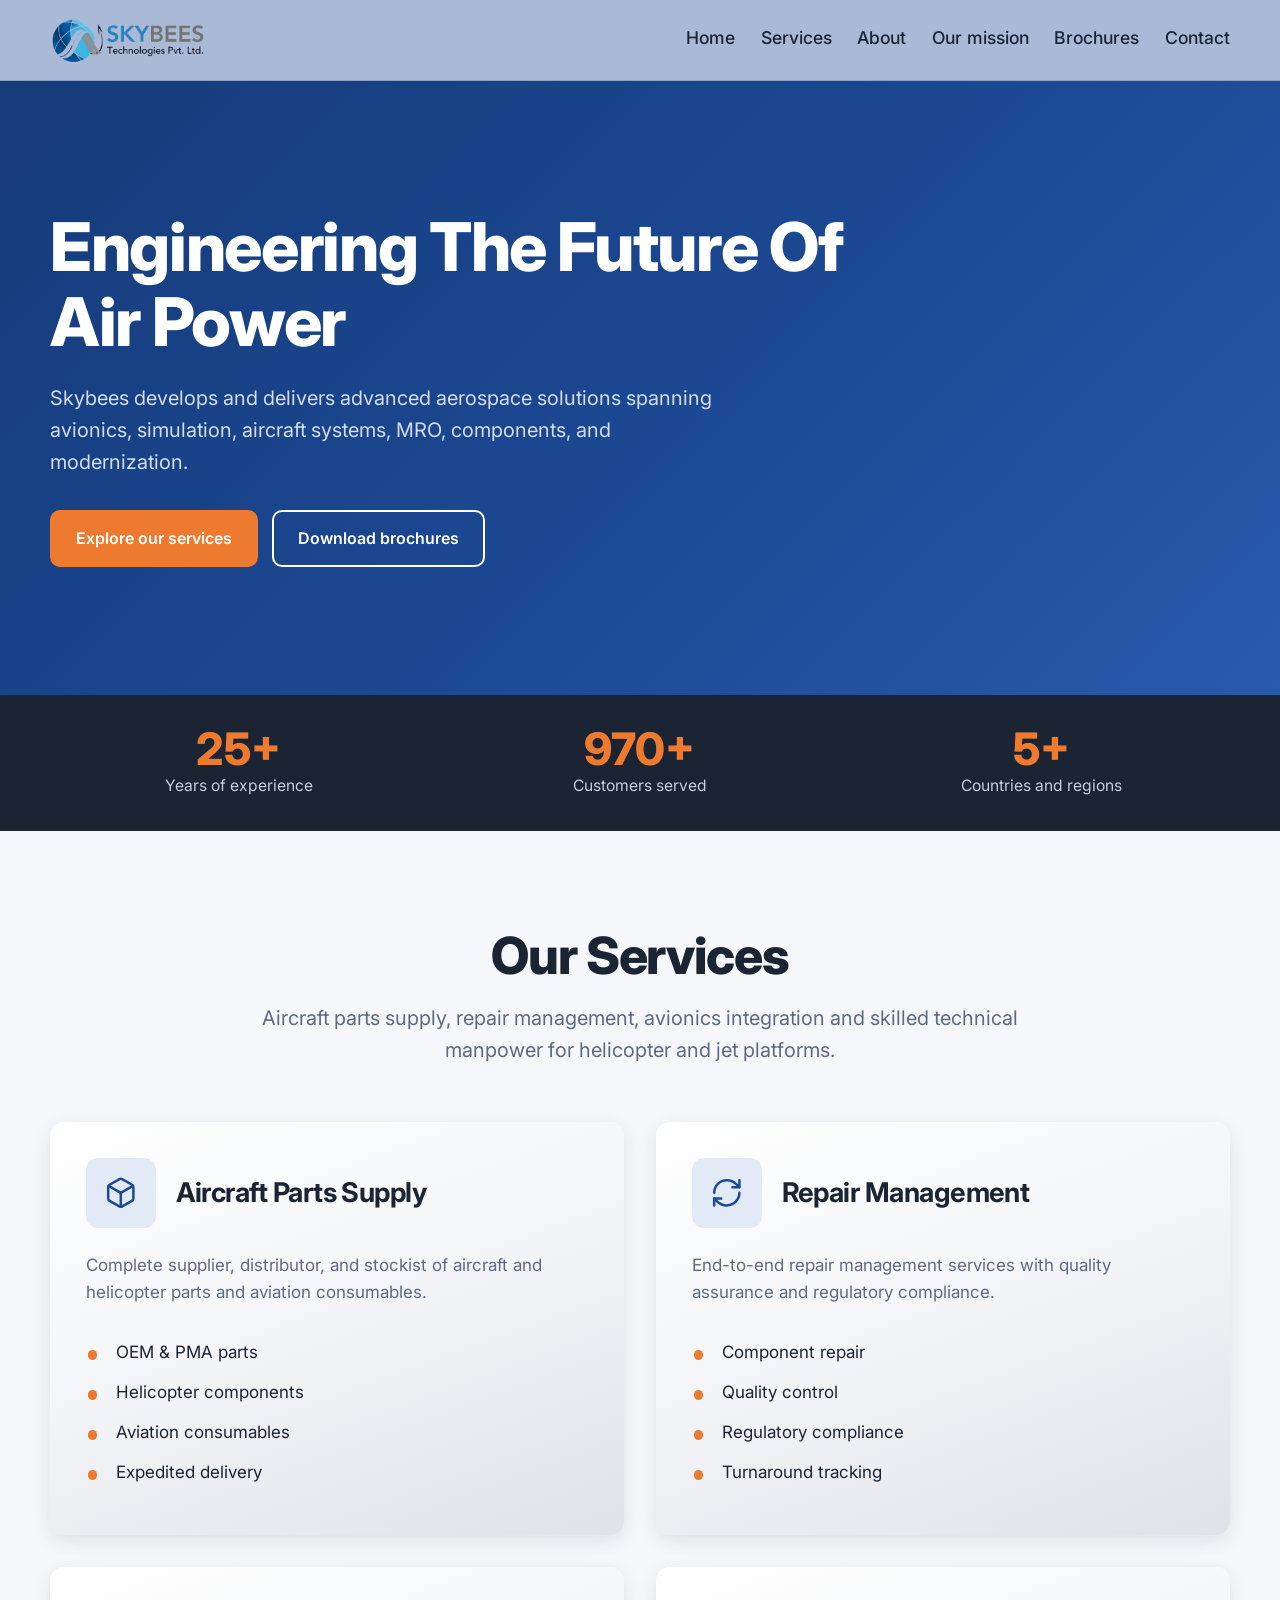
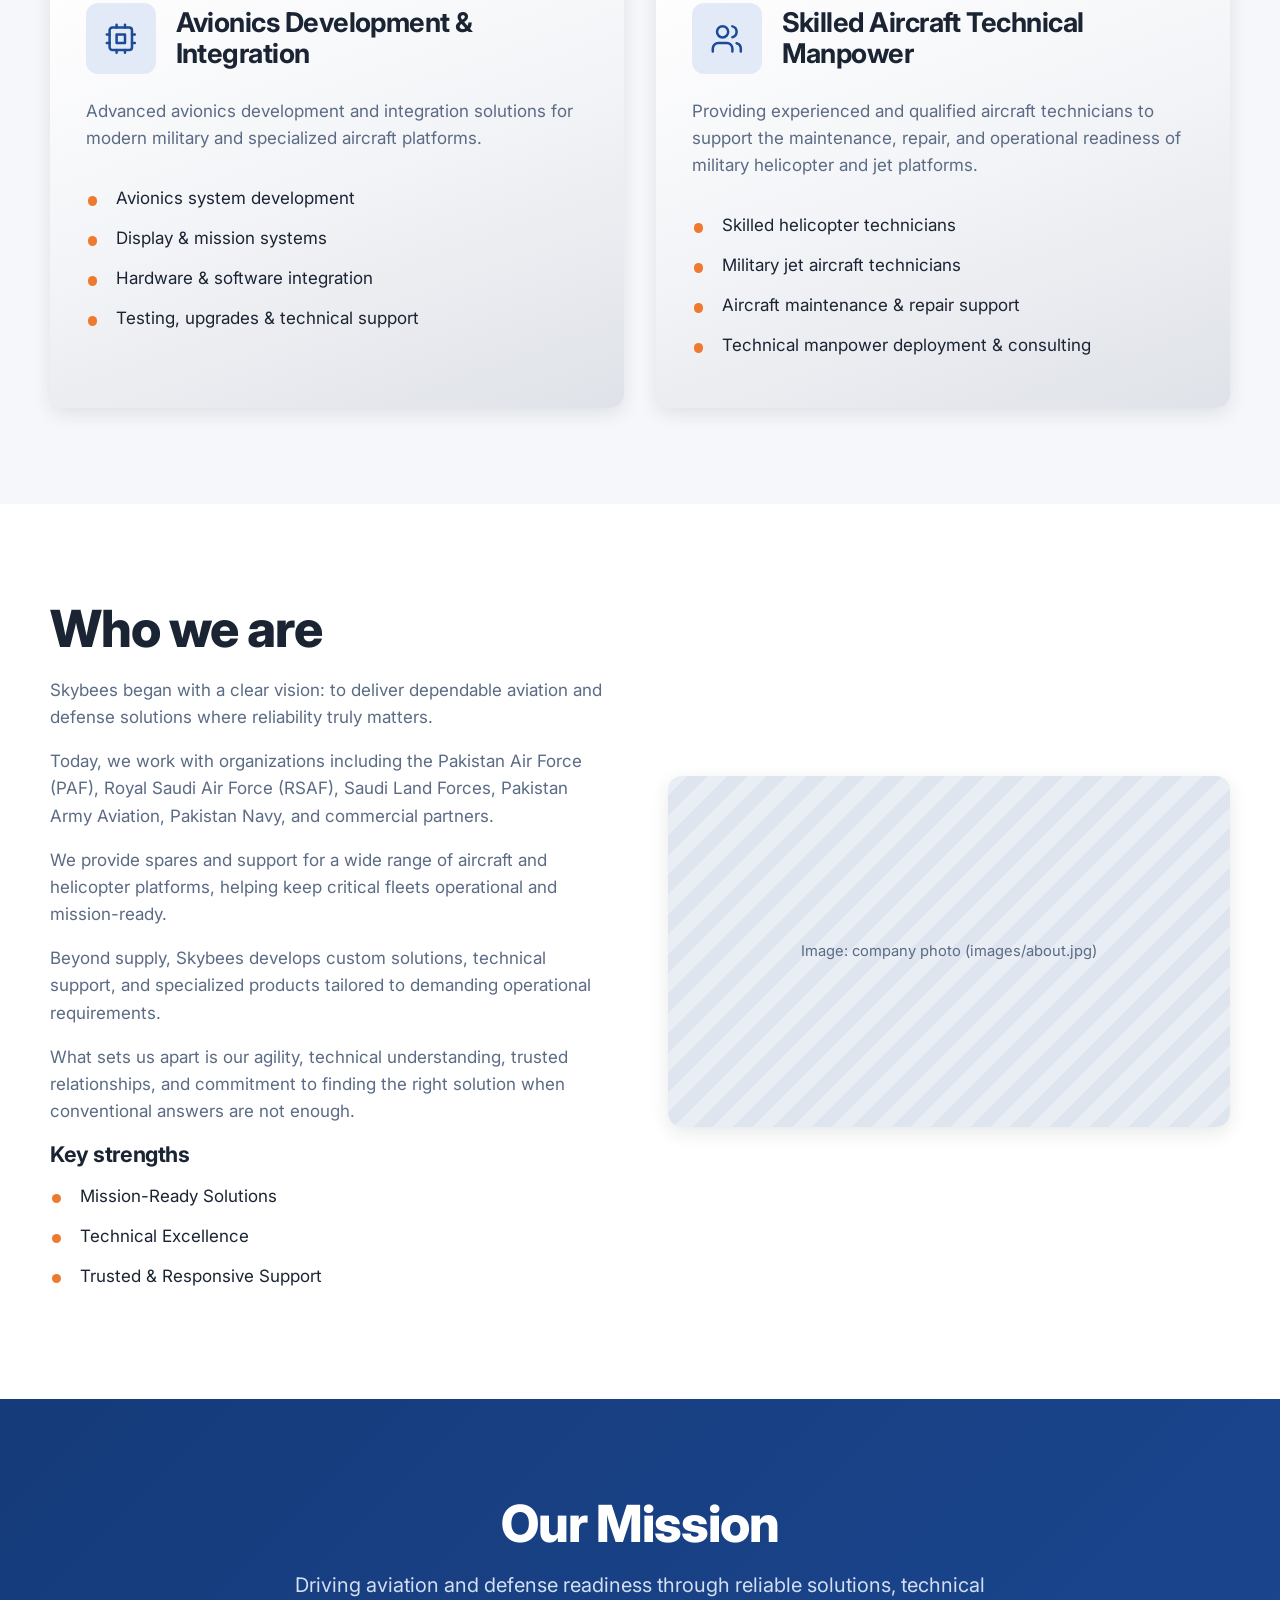
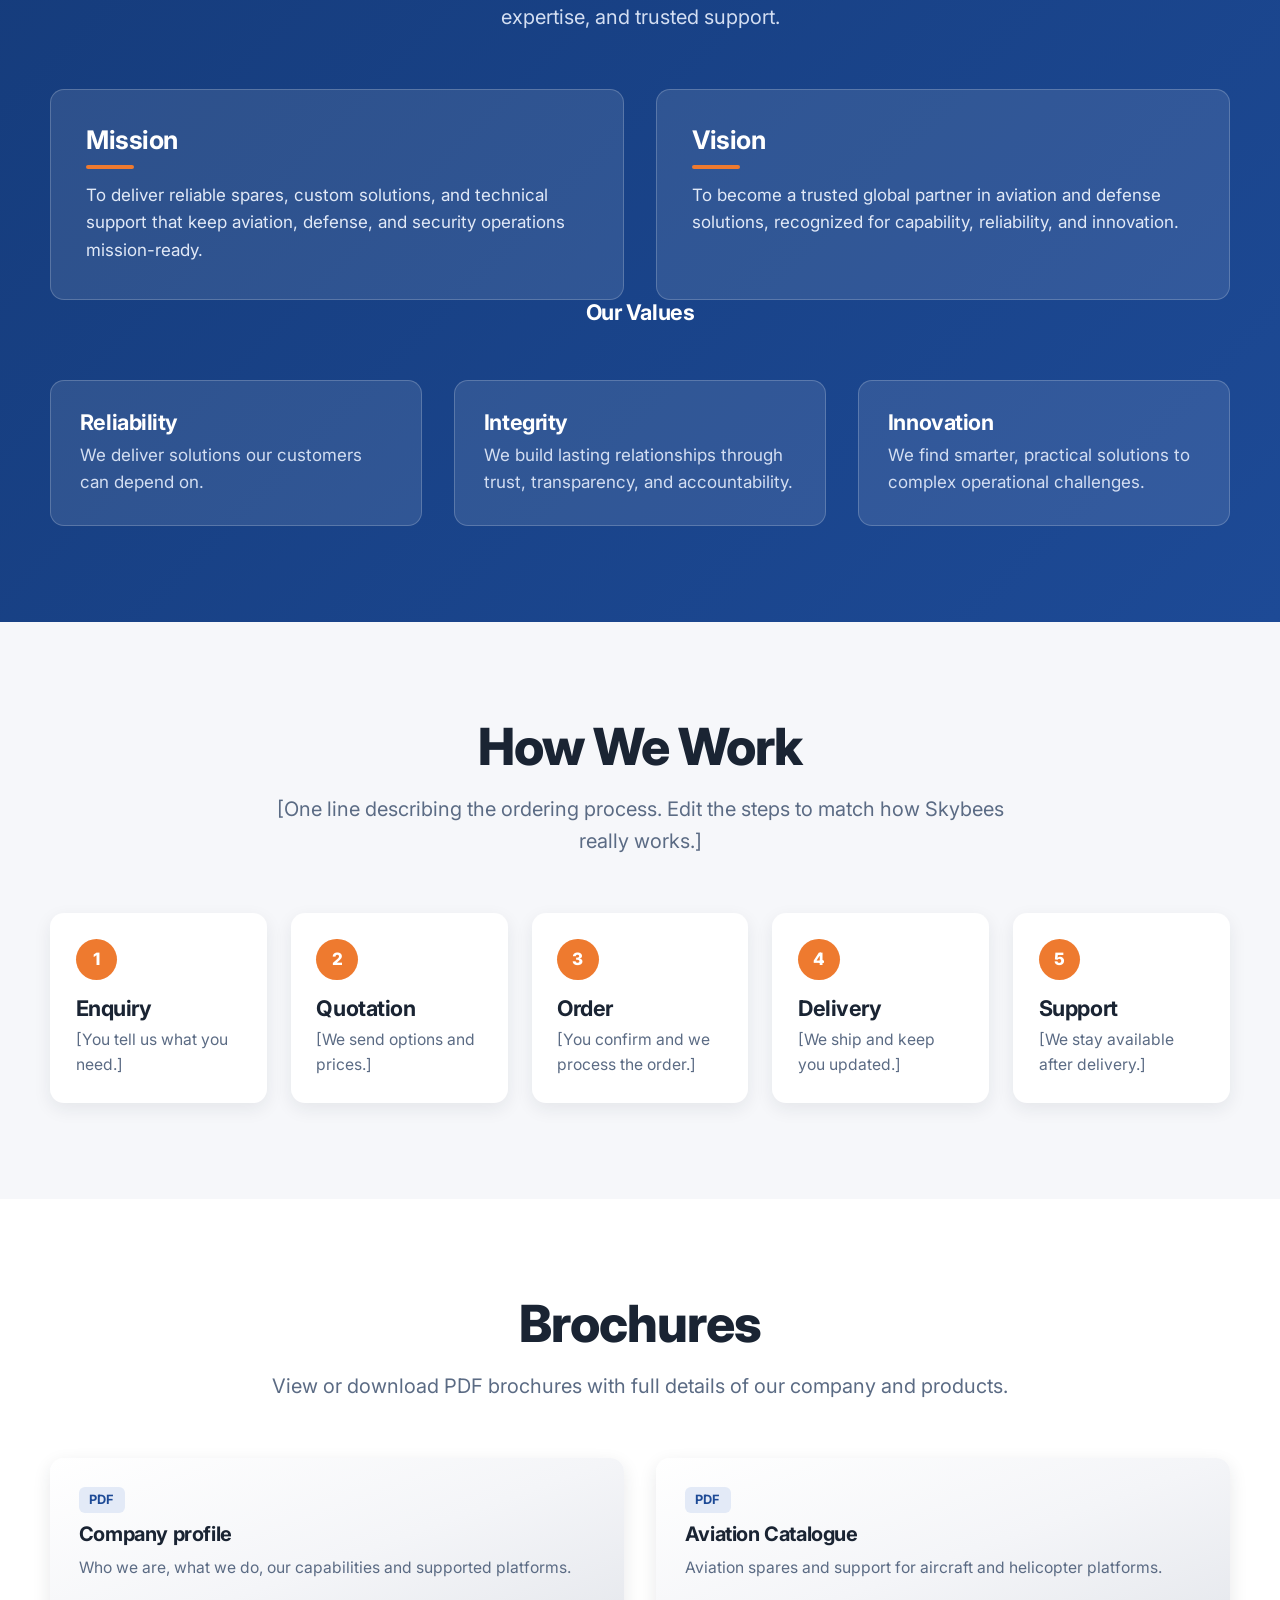
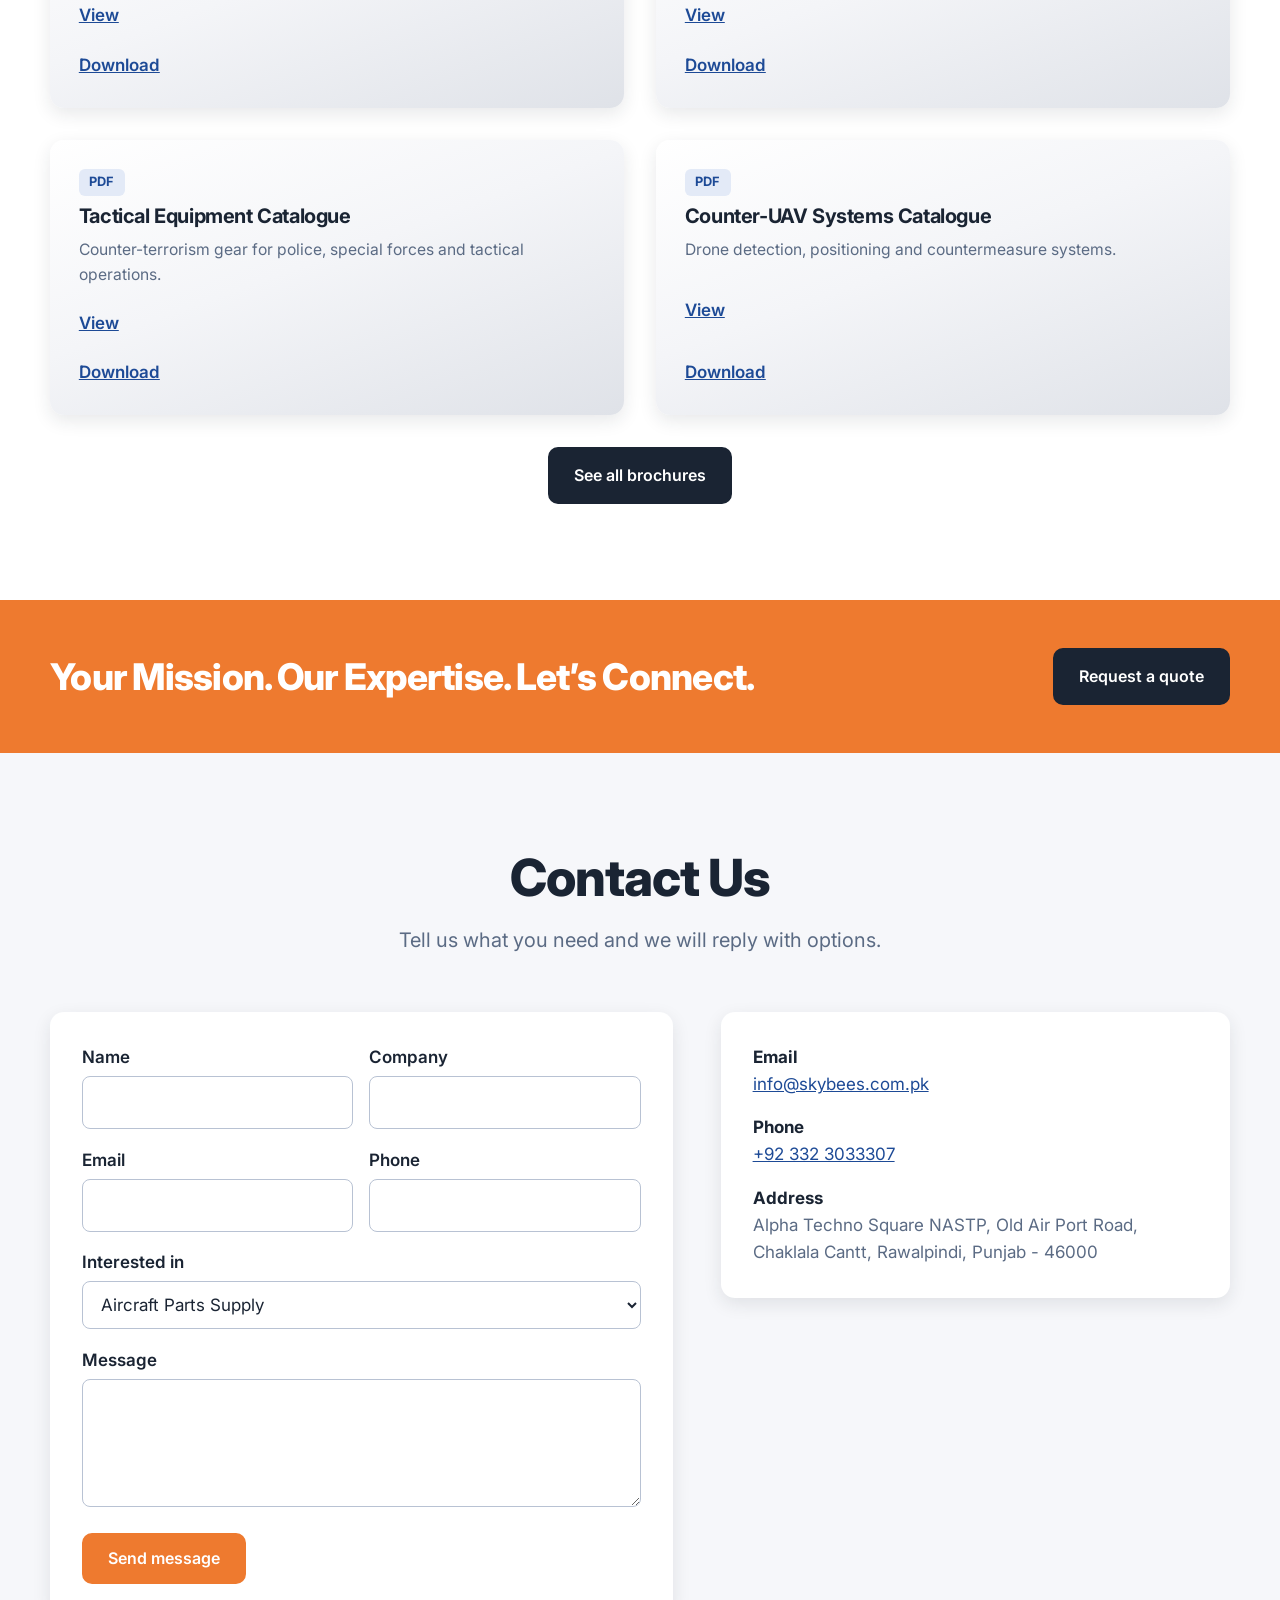
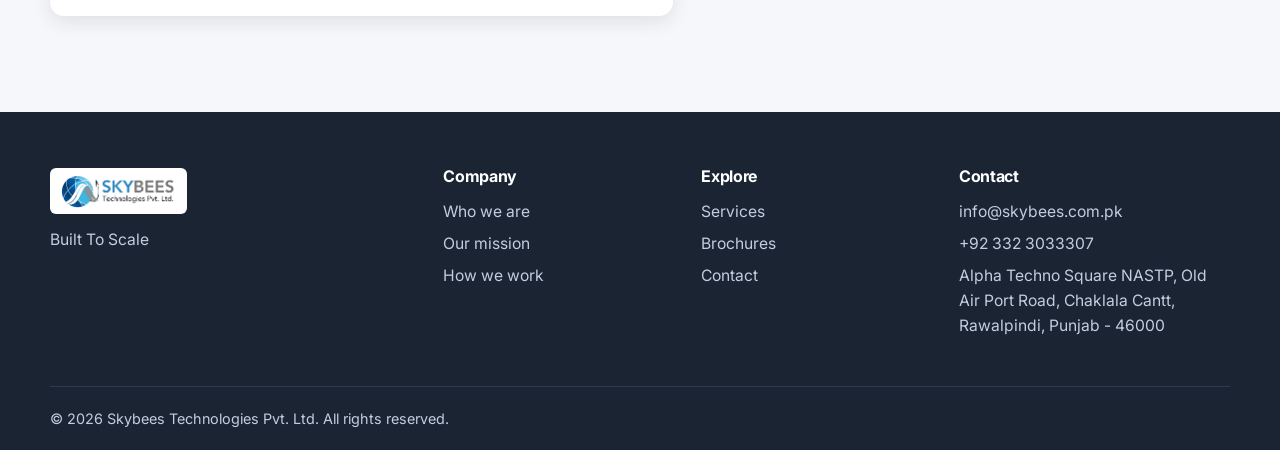
<file: index.html>
<!DOCTYPE html>
<html lang="en">
<head>
  <meta charset="utf-8">
  <meta name="viewport" content="width=device-width, initial-scale=1">
  <title>Skybees Technologies | Aviation and defense solutions</title>
  <meta name="description" content="Skybees Technologies: dependable aviation and defense solutions, aircraft parts supply, repair management, avionics integration and technical support.">
  <link rel="icon" href="favicon.svg" type="image/svg+xml">
  <link rel="preconnect" href="https://fonts.googleapis.com">
  <link rel="preconnect" href="https://fonts.gstatic.com" crossorigin>
  <link href="https://fonts.googleapis.com/css2?family=Inter:wght@400;500;600;700;800&display=swap" rel="stylesheet">
  <link rel="stylesheet" href="css/style.css">
</head>
<body id="top">

  <a class="skip" href="#main">Skip to content</a>

  <header class="site-header">
    <div class="wrap bar">
      <a class="brand" href="index.html" aria-label="Skybees Technologies home">
        <img src="images/skybees-logo.png" alt="Skybees Technologies Pvt. Ltd." width="170" height="46" style="height:46px;width:auto">
      </a>
      <button class="menu-btn" id="menuBtn" aria-expanded="false" aria-controls="mainNav">Menu</button>
      <nav id="mainNav" aria-label="Main">
        <ul>
          <li><a href="index.html">Home</a></li>
          <li><a href="index.html#services">Services</a></li>
          <li><a href="index.html#about">About</a></li>
          <li><a href="index.html#mission">Our mission</a></li>
          <li><a href="brochures.html">Brochures</a></li>
          <li><a href="index.html#contact">Contact</a></li>
        </ul>
      </nav>
    </div>
  </header>

  <main id="main">

    <!-- HERO -->
    <section class="hero">
      <div class="wrap">
        <h1>Engineering The Future Of Air Power</h1>
        <p class="lead">Skybees develops and delivers advanced aerospace solutions spanning avionics, simulation, aircraft systems, MRO, components, and modernization.</p>
        <div class="actions">
          <a class="btn primary" href="#services">Explore our services</a>
          <a class="btn" href="brochures.html">Download brochures</a>
        </div>
      </div>
    </section>

    <!-- KEY FIGURES -->
    <section class="stats" aria-label="Key figures">
      <div class="wrap" style="grid-template-columns:repeat(3,1fr)">
        <div class="stat"><strong>25+</strong><span>Years of experience</span></div>
        <div class="stat"><strong>970+</strong><span>Customers served</span></div>
        <div class="stat"><strong>5+</strong><span>Countries and regions</span></div>
      </div>
    </section>

    <!-- SERVICES -->
    <section class="section alt" id="services">
      <div class="wrap">
        <div class="section-head">
          <h2>Our Services</h2>
          <p>Aircraft parts supply, repair management, avionics integration and skilled technical manpower for helicopter and jet platforms.</p>
        </div>
        <div class="grid two">
        <article class="card">
          <div class="body">
            <div class="card-head"><div class="icon"><svg viewBox="0 0 24 24" aria-hidden="true"><path d="M21 8a2 2 0 0 0-1-1.73l-7-4a2 2 0 0 0-2 0l-7 4A2 2 0 0 0 3 8v8a2 2 0 0 0 1 1.73l7 4a2 2 0 0 0 2 0l7-4A2 2 0 0 0 21 16Z"/><path d="m3.3 7 8.7 5 8.7-5"/><path d="M12 22V12"/></svg></div><h3>Aircraft Parts Supply</h3></div>
            <p>Complete supplier, distributor, and stockist of aircraft and helicopter parts and aviation consumables.</p>
            <ul class="bullets">
              <li>OEM &amp; PMA parts</li>
              <li>Helicopter components</li>
              <li>Aviation consumables</li>
              <li>Expedited delivery</li>
            </ul>
          </div>
        </article>
        <article class="card">
          <div class="body">
            <div class="card-head"><div class="icon"><svg viewBox="0 0 24 24" aria-hidden="true"><path d="M3 12a9 9 0 0 1 9-9 9.75 9.75 0 0 1 6.74 2.74L21 8"/><path d="M21 3v5h-5"/><path d="M21 12a9 9 0 0 1-9 9 9.75 9.75 0 0 1-6.74-2.74L3 16"/><path d="M8 16H3v5"/></svg></div><h3>Repair Management</h3></div>
            <p>End-to-end repair management services with quality assurance and regulatory compliance.</p>
            <ul class="bullets">
              <li>Component repair</li>
              <li>Quality control</li>
              <li>Regulatory compliance</li>
              <li>Turnaround tracking</li>
            </ul>
          </div>
        </article>
        <article class="card">
          <div class="body">
            <div class="card-head"><div class="icon"><svg viewBox="0 0 24 24" aria-hidden="true"><rect x="4" y="4" width="16" height="16" rx="2"/><rect x="9" y="9" width="6" height="6"/><path d="M15 2v2M15 20v2M2 15h2M2 9h2M20 15h2M20 9h2M9 2v2M9 20v2"/></svg></div><h3>Avionics Development &amp; Integration</h3></div>
            <p>Advanced avionics development and integration solutions for modern military and specialized aircraft platforms.</p>
            <ul class="bullets">
              <li>Avionics system development</li>
              <li>Display &amp; mission systems</li>
              <li>Hardware &amp; software integration</li>
              <li>Testing, upgrades &amp; technical support</li>
            </ul>
          </div>
        </article>
        <article class="card">
          <div class="body">
            <div class="card-head"><div class="icon"><svg viewBox="0 0 24 24" aria-hidden="true"><path d="M16 21v-2a4 4 0 0 0-4-4H6a4 4 0 0 0-4 4v2"/><circle cx="9" cy="7" r="4"/><path d="M22 21v-2a4 4 0 0 0-3-3.87"/><path d="M16 3.13a4 4 0 0 1 0 7.75"/></svg></div><h3>Skilled Aircraft Technical Manpower</h3></div>
            <p>Providing experienced and qualified aircraft technicians to support the maintenance, repair, and operational readiness of military helicopter and jet platforms.</p>
            <ul class="bullets">
              <li>Skilled helicopter technicians</li>
              <li>Military jet aircraft technicians</li>
              <li>Aircraft maintenance &amp; repair support</li>
              <li>Technical manpower deployment &amp; consulting</li>
            </ul>
          </div>
        </article>
        </div>
      </div>
    </section>

    <!-- ABOUT / WHO WE ARE -->
    <section class="section" id="about">
      <div class="wrap two-col">
        <div>
          <h2>Who we are</h2>
          <p>Skybees began with a clear vision: to deliver dependable aviation and defense solutions where reliability truly matters.</p>
          <p>Today, we work with organizations including the Pakistan Air Force (PAF), Royal Saudi Air Force (RSAF), Saudi Land Forces, Pakistan Army Aviation, Pakistan Navy, and commercial partners.</p>
          <p>We provide spares and support for a wide range of aircraft and helicopter platforms, helping keep critical fleets operational and mission-ready.</p>
          <p>Beyond supply, Skybees develops custom solutions, technical support, and specialized products tailored to demanding operational requirements.</p>
          <p>What sets us apart is our agility, technical understanding, trusted relationships, and commitment to finding the right solution when conventional answers are not enough.</p>
          <h3>Key strengths</h3>
          <ul class="bullets">
            <li>Mission-Ready Solutions</li>
            <li>Technical Excellence</li>
            <li>Trusted &amp; Responsive Support</li>
          </ul>
        </div>
        <div class="media wide">
          <!-- Replace this text with: <img src="images/about.jpg" alt="Describe the photo"> -->
          Image: company photo (images/about.jpg)
        </div>
      </div>
    </section>

    <!-- OUR MISSION -->
    <section class="section blue" id="mission">
      <div class="wrap">
        <div class="section-head">
          <h2>Our Mission</h2>
          <p>Driving aviation and defense readiness through reliable solutions, technical expertise, and trusted support.</p>
        </div>
        <div class="mv">
          <div class="panel">
            <h3>Mission</h3>
            <p>To deliver reliable spares, custom solutions, and technical support that keep aviation, defense, and security operations mission-ready.</p>
          </div>
          <div class="panel">
            <h3>Vision</h3>
            <p>To become a trusted global partner in aviation and defense solutions, recognized for capability, reliability, and innovation.</p>
          </div>
        </div>
        <div class="section-head"><h3>Our Values</h3></div>
        <div class="grid three values">
          <div class="feature"><h3>Reliability</h3><p>We deliver solutions our customers can depend on.</p></div>
          <div class="feature"><h3>Integrity</h3><p>We build lasting relationships through trust, transparency, and accountability.</p></div>
          <div class="feature"><h3>Innovation</h3><p>We find smarter, practical solutions to complex operational challenges.</p></div>
        </div>
      </div>
    </section>

    <!-- HOW WE WORK -->
    <section class="section alt" id="process">
      <div class="wrap">
        <div class="section-head">
          <h2>How We Work</h2>
          <p>[One line describing the ordering process. Edit the steps to match how Skybees really works.]</p>
        </div>
        <ol class="steps">
          <li><h3>Enquiry</h3><p>[You tell us what you need.]</p></li>
          <li><h3>Quotation</h3><p>[We send options and prices.]</p></li>
          <li><h3>Order</h3><p>[You confirm and we process the order.]</p></li>
          <li><h3>Delivery</h3><p>[We ship and keep you updated.]</p></li>
          <li><h3>Support</h3><p>[We stay available after delivery.]</p></li>
        </ol>
      </div>
    </section>

    <!-- BROCHURES -->
    <section class="section" id="brochures-teaser">
      <div class="wrap">
        <div class="section-head">
          <h2>Brochures</h2>
          <p>View or download PDF brochures with full details of our company and products.</p>
        </div>
        <div class="grid two">
          <div class="brochure"><span class="badge">PDF</span><h3>Company profile</h3><p>Who we are, what we do, our capabilities and supported platforms.</p><a class="dl" href="brochures/company-profile.pdf" target="_blank" rel="noopener">View</a> <a class="dl" href="brochures/company-profile.pdf" download>Download</a></div>
          <div class="brochure"><span class="badge">PDF</span><h3>Aviation Catalogue</h3><p>Aviation spares and support for aircraft and helicopter platforms.</p><a class="dl" href="brochures/aviation-catalogue.pdf" target="_blank" rel="noopener">View</a> <a class="dl" href="brochures/aviation-catalogue.pdf" download>Download</a></div>
          <div class="brochure"><span class="badge">PDF</span><h3>Tactical Equipment Catalogue</h3><p>Counter-terrorism gear for police, special forces and tactical operations.</p><a class="dl" href="brochures/tactical-equipment.pdf" target="_blank" rel="noopener">View</a> <a class="dl" href="brochures/tactical-equipment.pdf" download>Download</a></div>
          <div class="brochure"><span class="badge">PDF</span><h3>Counter-UAV Systems Catalogue</h3><p>Drone detection, positioning and countermeasure systems.</p><a class="dl" href="brochures/counter-uav-systems.pdf" target="_blank" rel="noopener">View</a> <a class="dl" href="brochures/counter-uav-systems.pdf" download>Download</a></div>
        </div>
        <div class="actions" style="justify-content:center"><a class="btn dark" href="brochures.html">See all brochures</a></div>
      </div>
    </section>

    <!-- CTA BAND -->
    <section class="cta-band" aria-label="Request a quote">
      <div class="wrap">
        <h2>Your Mission. Our Expertise. Let’s Connect.</h2>
        <a class="btn dark" href="#contact">Request a quote</a>
      </div>
    </section>

    <!-- CONTACT -->
    <section class="section alt" id="contact">
      <div class="wrap">
        <div class="section-head">
          <h2>Contact Us</h2>
          <p>Tell us what you need and we will reply with options.</p>
        </div>
        <div class="contact-grid">
          <!--
            CONTACT FORM
            This is a static site, so the form is sent by Formspree (free).
            1. Create a form at formspree.io and copy its address.
            2. Replace YOUR_FORM_ID below with the ID from that address.
          -->
          <form class="form-card" action="https://formspree.io/f/mbgdyzjj" method="POST">
            <div class="row2">
              <div><label for="name">Name</label><input id="name" name="name" autocomplete="name" required></div>
              <div><label for="company">Company</label><input id="company" name="company" autocomplete="organization"></div>
            </div>
            <div class="row2">
              <div><label for="email">Email</label><input id="email" name="email" type="email" autocomplete="email" required></div>
              <div><label for="phone">Phone</label><input id="phone" name="phone" type="tel" autocomplete="tel"></div>
            </div>
            <label for="topic">Interested in</label>
            <select id="topic" name="topic">
              <option>Aircraft Parts Supply</option>
              <option>Repair Management</option>
              <option>Avionics Development &amp; Integration</option>
              <option>Skilled Aircraft Technical Manpower</option>
              <option>Something else</option>
            </select>
            <label for="message">Message</label>
            <textarea id="message" name="message" required></textarea>
            <button class="btn primary" type="submit">Send message</button>
          </form>

          <div>
            <dl class="facts">
              <dt>Email</dt>
              <dd><a href="mailto:info@skybees.com.pk">info@skybees.com.pk</a></dd>
              <dt>Phone</dt>
              <dd><a href="tel:+923323033307">+92 332 3033307</a></dd>
              <dt>Address</dt>
              <dd>Alpha Techno Square NASTP, Old Air Port Road, Chaklala Cantt, Rawalpindi, Punjab - 46000</dd>
            </dl>
          </div>
        </div>
      </div>
    </section>

  </main>

  <footer class="site-footer">
    <div class="wrap footer-grid">
      <div>
        <a class="brand" href="index.html" aria-label="Skybees Technologies home"><img src="images/skybees-logo.png" alt="Skybees Technologies Pvt. Ltd." width="170" height="46" style="height:46px;width:auto;background:#fff;padding:6px 10px;border-radius:6px"></a>
        <p>Built To Scale</p>
      </div>
      <div>
        <h3>Company</h3>
        <ul>
          <li><a href="index.html#about">Who we are</a></li>
          <li><a href="index.html#mission">Our mission</a></li>
          <li><a href="index.html#process">How we work</a></li>
        </ul>
      </div>
      <div>
        <h3>Explore</h3>
        <ul>
          <li><a href="index.html#services">Services</a></li>
          <li><a href="brochures.html">Brochures</a></li>
          <li><a href="index.html#contact">Contact</a></li>
        </ul>
      </div>
      <div>
        <h3>Contact</h3>
        <ul>
          <li><a href="mailto:info@skybees.com.pk">info@skybees.com.pk</a></li>
          <li><a href="tel:+923323033307">+92 332 3033307</a></li>
          <li>Alpha Techno Square NASTP, Old Air Port Road, Chaklala Cantt, Rawalpindi, Punjab - 46000</li>
        </ul>
      </div>
    </div>
    <div class="wrap footer-base">&copy; <span id="year">2026</span> Skybees Technologies Pvt. Ltd. All rights reserved.</div>
  </footer>

  <script src="js/main.js"></script>
</body>
</html>
</file>
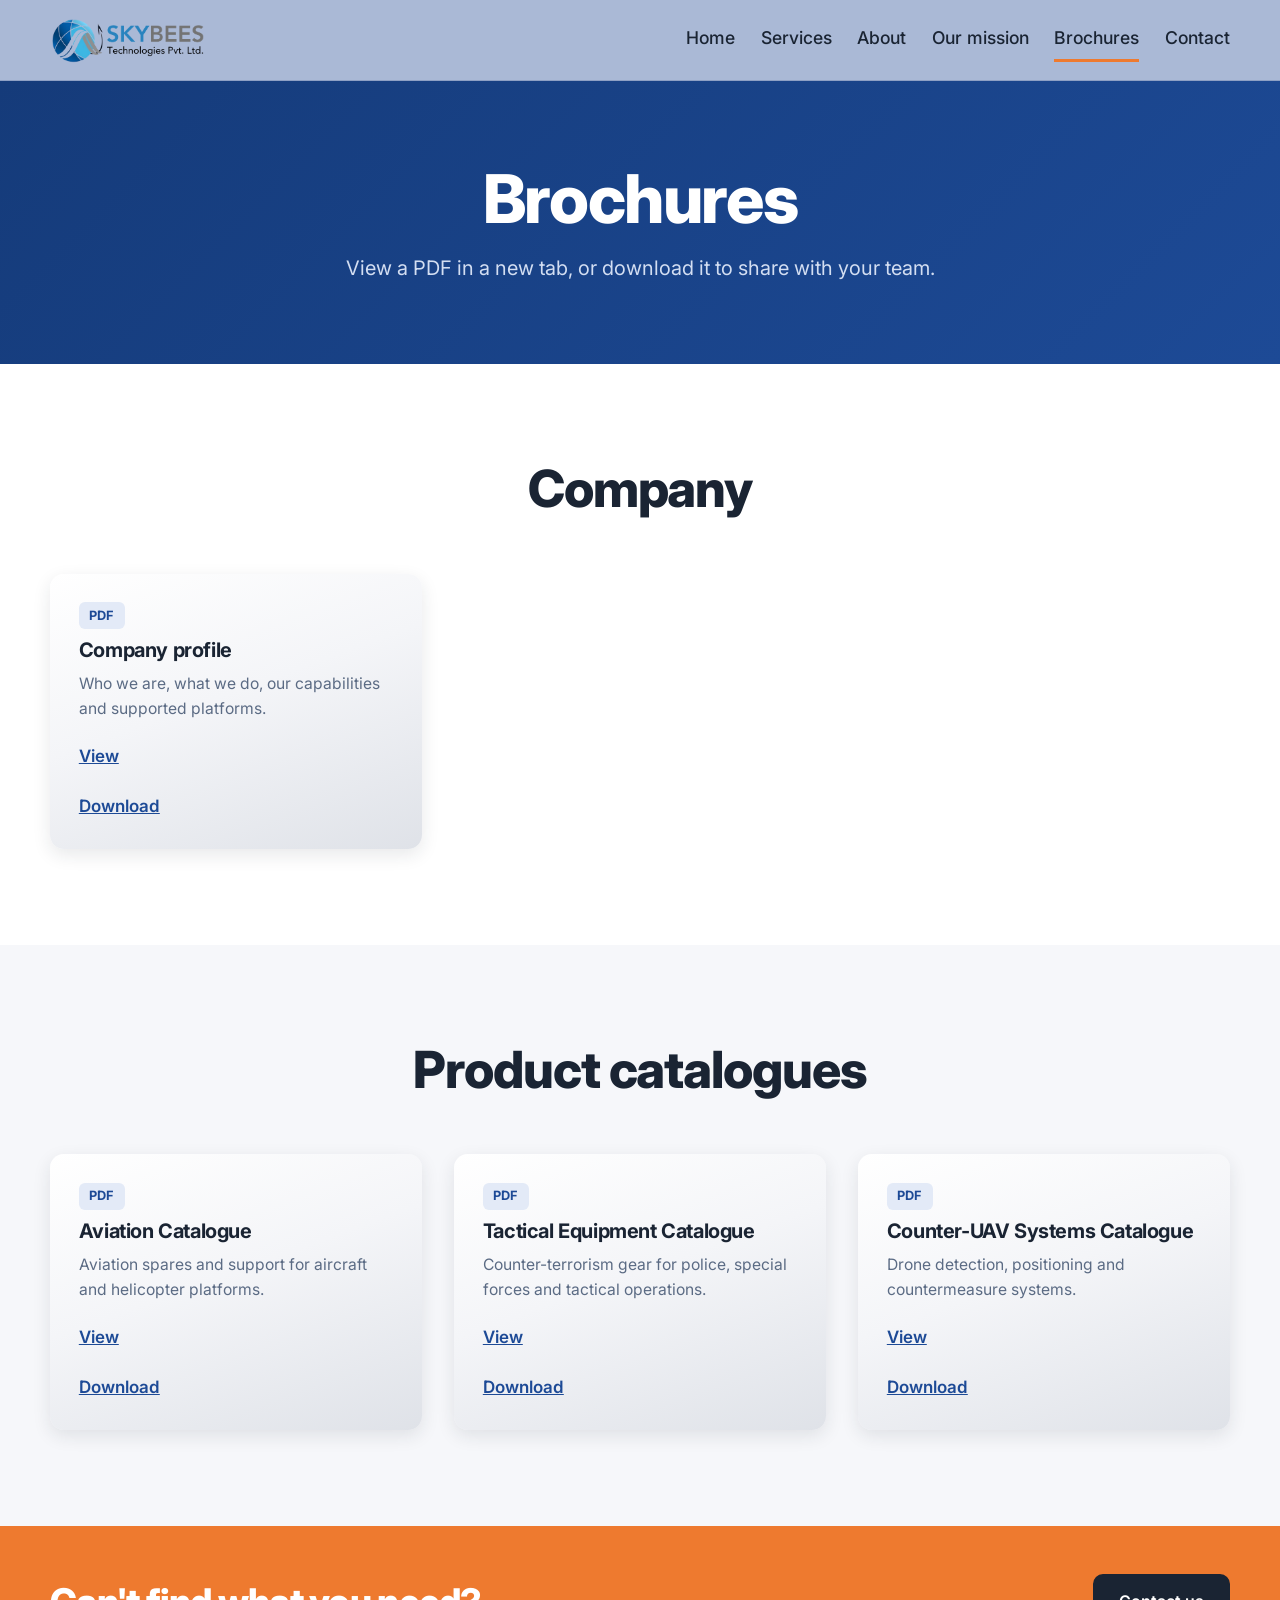
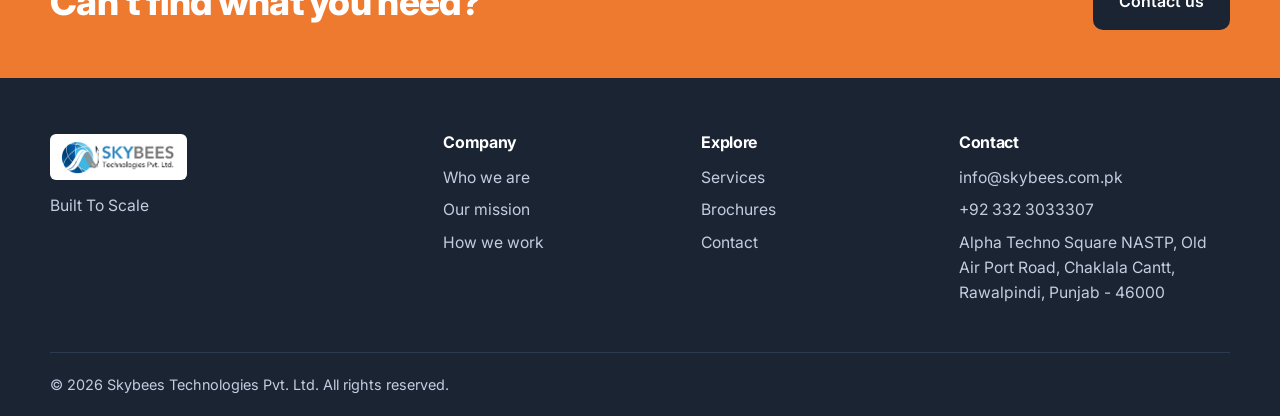
<file: brochures.html>
<!DOCTYPE html>
<html lang="en">
<head>
  <meta charset="utf-8">
  <meta name="viewport" content="width=device-width, initial-scale=1">
  <title>Brochures | Skybees Technologies</title>
  <meta name="description" content="View and download Skybees brochures and product catalogues.">
  <link rel="icon" href="favicon.svg" type="image/svg+xml">
  <link rel="preconnect" href="https://fonts.googleapis.com">
  <link rel="preconnect" href="https://fonts.gstatic.com" crossorigin>
  <link href="https://fonts.googleapis.com/css2?family=Inter:wght@400;500;600;700;800&display=swap" rel="stylesheet">
  <link rel="stylesheet" href="css/style.css">
</head>
<body>

  <a class="skip" href="#main">Skip to content</a>

  <header class="site-header">
    <div class="wrap bar">
      <a class="brand" href="index.html" aria-label="Skybees Technologies home">
        <img src="images/skybees-logo.png" alt="Skybees Technologies Pvt. Ltd." width="170" height="46" style="height:46px;width:auto">
      </a>
      <button class="menu-btn" id="menuBtn" aria-expanded="false" aria-controls="mainNav">Menu</button>
      <nav id="mainNav" aria-label="Main">
        <ul>
          <li><a href="index.html">Home</a></li>
          <li><a href="index.html#services">Services</a></li>
          <li><a href="index.html#about">About</a></li>
          <li><a href="index.html#mission">Our mission</a></li>
          <li><a href="brochures.html" aria-current="page">Brochures</a></li>
          <li><a href="index.html#contact">Contact</a></li>
        </ul>
      </nav>
    </div>
  </header>

  <main id="main">
    <section class="page-head">
      <div class="wrap">
        <h1>Brochures</h1>
        <p>View a PDF in a new tab, or download it to share with your team.</p>
      </div>
    </section>

    <!--
      HOW TO ADD A BROCHURE
      1. Put the PDF in the "brochures" folder, e.g. brochures/my-product.pdf
         (use lowercase names with no spaces, and keep each file under 100 MB for GitHub).
      2. Copy one <div class="brochure"> block, paste it after the last one,
         and change the title, description and both href values.
    -->
    <section class="section">
      <div class="wrap">
        <div class="section-head"><h2>Company</h2></div>
        <div class="grid three">
          <div class="brochure"><span class="badge">PDF</span><h3>Company profile</h3><p>Who we are, what we do, our capabilities and supported platforms.</p><a class="dl" href="brochures/company-profile.pdf" target="_blank" rel="noopener">View</a> <a class="dl" href="brochures/company-profile.pdf" download>Download</a></div>
        </div>
      </div>
    </section>

    <section class="section alt">
      <div class="wrap">
        <div class="section-head"><h2>Product catalogues</h2></div>
        <div class="grid three">
          <div class="brochure"><span class="badge">PDF</span><h3>Aviation Catalogue</h3><p>Aviation spares and support for aircraft and helicopter platforms.</p><a class="dl" href="brochures/aviation-catalogue.pdf" target="_blank" rel="noopener">View</a> <a class="dl" href="brochures/aviation-catalogue.pdf" download>Download</a></div>
          <div class="brochure"><span class="badge">PDF</span><h3>Tactical Equipment Catalogue</h3><p>Counter-terrorism gear for police, special forces and tactical operations.</p><a class="dl" href="brochures/tactical-equipment.pdf" target="_blank" rel="noopener">View</a> <a class="dl" href="brochures/tactical-equipment.pdf" download>Download</a></div>
          <div class="brochure"><span class="badge">PDF</span><h3>Counter-UAV Systems Catalogue</h3><p>Drone detection, positioning and countermeasure systems.</p><a class="dl" href="brochures/counter-uav-systems.pdf" target="_blank" rel="noopener">View</a> <a class="dl" href="brochures/counter-uav-systems.pdf" download>Download</a></div>
        </div>
      </div>
    </section>

    <section class="cta-band" aria-label="Contact us">
      <div class="wrap">
        <h2>Can't find what you need?</h2>
        <a class="btn dark" href="index.html#contact">Contact us</a>
      </div>
    </section>
  </main>

  <footer class="site-footer">
    <div class="wrap footer-grid">
      <div>
        <a class="brand" href="index.html" aria-label="Skybees Technologies home"><img src="images/skybees-logo.png" alt="Skybees Technologies Pvt. Ltd." width="170" height="46" style="height:46px;width:auto;background:#fff;padding:6px 10px;border-radius:6px"></a>
        <p>Built To Scale</p>
      </div>
      <div>
        <h3>Company</h3>
        <ul>
          <li><a href="index.html#about">Who we are</a></li>
          <li><a href="index.html#mission">Our mission</a></li>
          <li><a href="index.html#process">How we work</a></li>
        </ul>
      </div>
      <div>
        <h3>Explore</h3>
        <ul>
          <li><a href="index.html#services">Services</a></li>
          <li><a href="brochures.html">Brochures</a></li>
          <li><a href="index.html#contact">Contact</a></li>
        </ul>
      </div>
      <div>
        <h3>Contact</h3>
        <ul>
          <li><a href="mailto:info@skybees.com.pk">info@skybees.com.pk</a></li>
          <li><a href="tel:+923323033307">+92 332 3033307</a></li>
          <li>Alpha Techno Square NASTP, Old Air Port Road, Chaklala Cantt, Rawalpindi, Punjab - 46000</li>
        </ul>
      </div>
    </div>
    <div class="wrap footer-base">&copy; <span id="year">2026</span> Skybees Technologies Pvt. Ltd. All rights reserved.</div>
  </footer>

  <script src="js/main.js"></script>
</body>
</html>
</file>
<file: css/style.css>
/* ---------- Skybees site styles ---------- */
/* Look and feel follows the reference site: blue header and hero, centred section
   headings, soft rounded cards with icon tiles and orange bullet points. */

:root {
  --blue: #1d4a96;
  --blue-dark: #153b7a;
  --blue-soft: #e3eaf7;
  --header-bg: #aab9d6;
  --orange: #ee7a2f;
  --navy: #1a2433;
  --gray: #5b6b84;
  --line: #dde2ea;
  --white: #ffffff;
  --page: #ffffff;
  --page-alt: #f6f7fa;
  --font: "Inter", "Segoe UI", system-ui, -apple-system, "Helvetica Neue", Arial, sans-serif;
}

*, *::before, *::after { box-sizing: border-box; }
html { scroll-behavior: smooth; scroll-padding-top: 6rem; }

body {
  margin: 0;
  background: var(--page);
  color: var(--navy);
  font-family: var(--font);
  font-size: 1.0625rem;
  line-height: 1.6;
}

img { max-width: 100%; height: auto; display: block; }
a { color: var(--blue); }
:focus-visible { outline: 3px solid var(--orange); outline-offset: 3px; }

h1, h2, h3 { line-height: 1.12; margin: 0; letter-spacing: -0.02em; }
h1 { font-size: clamp(2.4rem, 6vw, 4.2rem); font-weight: 800; }
h2 { font-size: clamp(2rem, 4.5vw, 3.2rem); font-weight: 800; }
h3 { font-size: 1.35rem; font-weight: 700; }
p { margin: 0 0 1em; }

.wrap { width: min(1180px, 100% - 2.5rem); margin-inline: auto; }

.skip { position: absolute; left: -999px; top: 0; background: var(--orange); color: var(--navy); padding: .5rem 1rem; z-index: 50; }
.skip:focus { left: 0; }

/* ---------- Header ---------- */
.site-header { position: sticky; top: 0; z-index: 30; background: var(--header-bg); border-bottom: 1px solid #8ea0c4; }
.bar { display: flex; align-items: center; justify-content: space-between; gap: 1rem; min-height: 5rem; }
.brand { display: flex; align-items: center; gap: .8rem; text-decoration: none; color: var(--navy); }
.brand img { width: 40px; height: 40px; }
.brand .name { display: block; font-weight: 800; font-size: 1.55rem; line-height: 1.1; letter-spacing: -0.02em; }
.brand .tag { display: block; font-size: .95rem; color: #3d4f70; line-height: 1.3; }

nav ul { list-style: none; display: flex; align-items: center; gap: 1.6rem; margin: 0; padding: 0; }
nav a { display: block; padding: .4rem 0; color: var(--navy); text-decoration: none; font-weight: 500; font-size: 1.1rem; border-bottom: 3px solid transparent; }
nav a:hover { border-bottom-color: var(--blue); }
nav a[aria-current="page"] { border-bottom-color: var(--orange); }

.menu-btn { display: none; background: rgba(255,255,255,.5); border: 1px solid #8ea0c4; color: var(--navy); font: inherit; padding: .45rem .8rem; border-radius: 8px; cursor: pointer; }
@media (max-width: 900px) {
  .menu-btn { display: block; }
  nav { display: none; position: absolute; left: 0; right: 0; top: 100%; background: var(--header-bg); border-bottom: 1px solid #8ea0c4; }
  nav.open { display: block; }
  nav ul { flex-direction: column; align-items: stretch; gap: 0; padding: .5rem 1.25rem 1rem; }
  nav a { padding: .7rem 0; }
}
@media (max-width: 520px) { .brand .tag { display: none; } }

/* ---------- Buttons ---------- */
.actions { display: flex; flex-wrap: wrap; gap: .85rem; margin-top: 2rem; }
.btn { display: inline-block; padding: .85rem 1.5rem; font-weight: 600; font-size: 1rem; font-family: inherit; text-decoration: none; border-radius: 10px; border: 2px solid currentColor; color: inherit; background: transparent; cursor: pointer; }
.btn.primary { background: var(--orange); border-color: var(--orange); color: var(--white); }
.btn.dark { background: var(--navy); border-color: var(--navy); color: var(--white); }
.btn:hover { transform: translateY(-1px); }

/* ---------- Hero ---------- */
.hero { position: relative; background: linear-gradient(135deg, var(--blue-dark) 0%, var(--blue) 60%, #2a5aad 100%); color: var(--white); overflow: hidden; }
/* To use a photo: put it at images/hero.jpg, then replace the background line above with:
   background: linear-gradient(rgba(21,59,122,.88), rgba(29,74,150,.82)), url("../images/hero.jpg") center / cover; */
.hero .wrap { padding-block: clamp(4rem, 10vw, 8rem); }
.hero h1 { max-width: 18ch; }
.hero .lead { font-size: 1.25rem; color: #d3def2; margin-top: 1.4rem; max-width: 52ch; }
.hero .btn:not(.primary) { color: var(--white); }

/* ---------- Stats ---------- */
.stats { background: var(--navy); color: var(--white); }
.stats .wrap { display: grid; grid-template-columns: repeat(4, 1fr); gap: 1.5rem; padding-block: 2rem; text-align: center; }
.stat strong { display: block; font-size: clamp(2rem, 4vw, 2.8rem); font-weight: 800; line-height: 1; color: var(--orange); }
.stat span { font-size: .98rem; color: #c3cde0; }
@media (max-width: 760px) { .stats .wrap { grid-template-columns: repeat(2, 1fr); } }

/* ---------- Sections ---------- */
.section { padding-block: clamp(3.5rem, 8vw, 6rem); }
.section.alt { background: var(--page-alt); }
.section.blue { background: linear-gradient(135deg, var(--blue-dark), var(--blue)); color: var(--white); }
.section-head { text-align: center; max-width: 48rem; margin: 0 auto 3.5rem; }
.section-head p { color: var(--gray); font-size: 1.25rem; margin: 1.1rem 0 0; }
.blue .section-head p { color: #d3def2; }

.page-head { background: linear-gradient(135deg, var(--blue-dark), var(--blue)); color: var(--white); padding-block: clamp(3rem, 7vw, 5rem); text-align: center; }
.page-head p { color: #d3def2; font-size: 1.25rem; margin: 1rem auto 0; max-width: 40rem; }

/* ---------- Image placeholders ---------- */
.media {
  aspect-ratio: 4 / 3;
  background: repeating-linear-gradient(135deg, #e9edf4 0 14px, #dfe5ef 14px 28px);
  display: grid; place-items: center;
  color: var(--gray); font-size: .92rem; text-align: center; padding: 1rem;
  overflow: hidden;
}
.media img { width: 100%; height: 100%; object-fit: cover; }
.media.wide { aspect-ratio: 16 / 10; }

/* ---------- Cards ---------- */
.grid { display: grid; gap: 2rem; }
.grid.two { grid-template-columns: repeat(2, 1fr); }
.grid.three { grid-template-columns: repeat(3, 1fr); }
.grid.four { grid-template-columns: repeat(4, 1fr); }
@media (max-width: 1000px) { .grid.three, .grid.four { grid-template-columns: repeat(2, 1fr); } }
@media (max-width: 720px) { .grid.two, .grid.three, .grid.four { grid-template-columns: 1fr; } }

.card {
  background: linear-gradient(160deg, #ffffff 0%, #f4f5f8 45%, #dfe2e8 100%);
  border-radius: 14px;
  box-shadow: 0 6px 18px rgba(26, 36, 51, .10);
  overflow: hidden;
  display: flex; flex-direction: column;
}
.card .body { padding: 2.25rem; display: flex; flex-direction: column; flex: 1; }
.card.product .body { padding: 1.6rem; }

.card-head { display: flex; align-items: center; gap: 1.2rem; margin-bottom: 1.5rem; }
.card-head h3 { font-size: 1.7rem; }
.icon { flex: none; width: 4.4rem; height: 4.4rem; border-radius: 12px; background: var(--blue-soft); color: var(--blue); display: grid; place-items: center; }
.icon svg { width: 2.1rem; height: 2.1rem; fill: none; stroke: currentColor; stroke-width: 1.8; stroke-linecap: round; stroke-linejoin: round; }

.card p { color: var(--gray); }
.bullets { list-style: none; margin: 1rem 0 0; padding: 0; }
.bullets li { position: relative; padding-left: 1.9rem; margin-bottom: .8rem; color: var(--navy); }
.bullets li::before { content: ""; position: absolute; left: .1rem; top: .65em; width: .6rem; height: .6rem; border-radius: 50%; background: var(--orange); }
.card .more-link { margin-top: auto; padding-top: .5rem; font-weight: 600; }

.feature { background: var(--white); border-radius: 14px; box-shadow: 0 6px 18px rgba(26, 36, 51, .08); padding: 1.8rem; }
.feature h3 { margin-bottom: .5rem; }
.feature p { margin: 0; color: var(--gray); }

/* ---------- About ---------- */
.two-col { display: grid; grid-template-columns: 1fr 1fr; gap: 3.5rem; align-items: center; }
@media (max-width: 860px) { .two-col { grid-template-columns: 1fr; gap: 2rem; } }
.two-col h2 { margin-bottom: 1.2rem; }
.two-col p { color: var(--gray); }
.two-col .media { border-radius: 14px; box-shadow: 0 6px 18px rgba(26, 36, 51, .10); }

/* ---------- Mission / vision ---------- */
.mv { display: grid; grid-template-columns: 1fr 1fr; gap: 2rem; }
@media (max-width: 760px) { .mv { grid-template-columns: 1fr; } }
.mv .panel { background: rgba(255,255,255,.1); border: 1px solid rgba(255,255,255,.2); border-radius: 14px; padding: 2.2rem; }
.mv h3 { font-size: 1.6rem; margin-bottom: .8rem; }
.mv h3::after { content: ""; display: block; width: 3rem; height: 4px; background: var(--orange); margin-top: .7rem; border-radius: 2px; }
.mv p { margin: 0; color: #e1e9f7; }
.values { margin-top: 2rem; }
.blue .feature { background: rgba(255,255,255,.1); border: 1px solid rgba(255,255,255,.2); box-shadow: none; }
.blue .feature p { color: #d3def2; }

/* ---------- Process ---------- */
.steps { list-style: none; counter-reset: step; margin: 0; padding: 0; display: grid; grid-template-columns: repeat(5, 1fr); gap: 1.5rem; }
@media (max-width: 1000px) { .steps { grid-template-columns: 1fr; } }
.steps li { counter-increment: step; background: var(--white); border-radius: 14px; box-shadow: 0 6px 18px rgba(26, 36, 51, .08); padding: 1.6rem; }
.steps li::before { content: counter(step); display: grid; place-items: center; width: 2.6rem; height: 2.6rem; border-radius: 50%; background: var(--orange); color: var(--white); font-weight: 800; margin-bottom: 1rem; }
.steps p { margin: .4rem 0 0; color: var(--gray); font-size: .98rem; }

/* ---------- Brochures ---------- */
.brochure { background: linear-gradient(160deg, #ffffff 0%, #f4f5f8 45%, #dfe2e8 100%); border-radius: 14px; box-shadow: 0 6px 18px rgba(26, 36, 51, .10); padding: 1.8rem; display: flex; flex-direction: column; gap: .6rem; }
.brochure .badge { align-self: flex-start; background: var(--blue-soft); color: var(--blue); font-size: .8rem; font-weight: 700; padding: .2rem .65rem; border-radius: 6px; }
.brochure h3 { font-size: 1.25rem; }
.brochure p { margin: 0; color: var(--gray); font-size: .98rem; }
.brochure .dl { margin-top: auto; padding-top: .8rem; font-weight: 600; }

/* ---------- CTA band ---------- */
.cta-band { background: var(--orange); color: var(--white); }
.cta-band .wrap { display: flex; justify-content: space-between; align-items: center; gap: 1.5rem; flex-wrap: wrap; padding-block: 3rem; }
.cta-band h2 { font-size: clamp(1.6rem, 3.2vw, 2.3rem); }

/* ---------- Contact ---------- */
.contact-grid { display: grid; grid-template-columns: 1.1fr .9fr; gap: 3rem; }
@media (max-width: 860px) { .contact-grid { grid-template-columns: 1fr; gap: 2rem; } }
.form-card, .facts { background: var(--white); border-radius: 14px; box-shadow: 0 6px 18px rgba(26, 36, 51, .10); padding: 2rem; margin: 0; }
label { display: block; font-weight: 600; margin-bottom: .3rem; }
input, select, textarea { width: 100%; font: inherit; color: var(--navy); background: var(--white); border: 1px solid #b8c2d3; border-radius: 8px; padding: .75rem .85rem; margin-bottom: 1.1rem; }
textarea { min-height: 8rem; resize: vertical; }
.row2 { display: grid; grid-template-columns: 1fr 1fr; gap: 1rem; }
@media (max-width: 560px) { .row2 { grid-template-columns: 1fr; gap: 0; } }
.facts dt { font-weight: 700; }
.facts dd { margin: 0 0 1rem; color: var(--gray); }
.facts dd:last-child { margin-bottom: 0; }
.map-slot { margin-top: 1.5rem; border-radius: 14px; }

/* ---------- Footer ---------- */
.site-footer { background: var(--navy); color: #c3cde0; padding-top: 3.5rem; font-size: .98rem; }
.site-footer a { color: #c3cde0; text-decoration: none; }
.site-footer a:hover { color: var(--white); text-decoration: underline; }
.footer-grid { display: grid; grid-template-columns: 1.6fr 1fr 1fr 1.2fr; gap: 2rem; padding-bottom: 2.5rem; }
@media (max-width: 860px) { .footer-grid { grid-template-columns: 1fr 1fr; } }
@media (max-width: 520px) { .footer-grid { grid-template-columns: 1fr; } }
.site-footer h3 { color: var(--white); font-size: 1rem; margin-bottom: .8rem; }
.site-footer ul { list-style: none; margin: 0; padding: 0; }
.site-footer li { margin-bottom: .45rem; }
.site-footer .brand { color: var(--white); margin-bottom: .8rem; }
.site-footer .brand .name { font-size: 1.35rem; }
.footer-base { border-top: 1px solid #2c3b52; padding-block: 1.25rem; font-size: .9rem; }

@media (prefers-reduced-motion: reduce) {
  html { scroll-behavior: auto; }
  .btn:hover { transform: none; }
}
</file>
